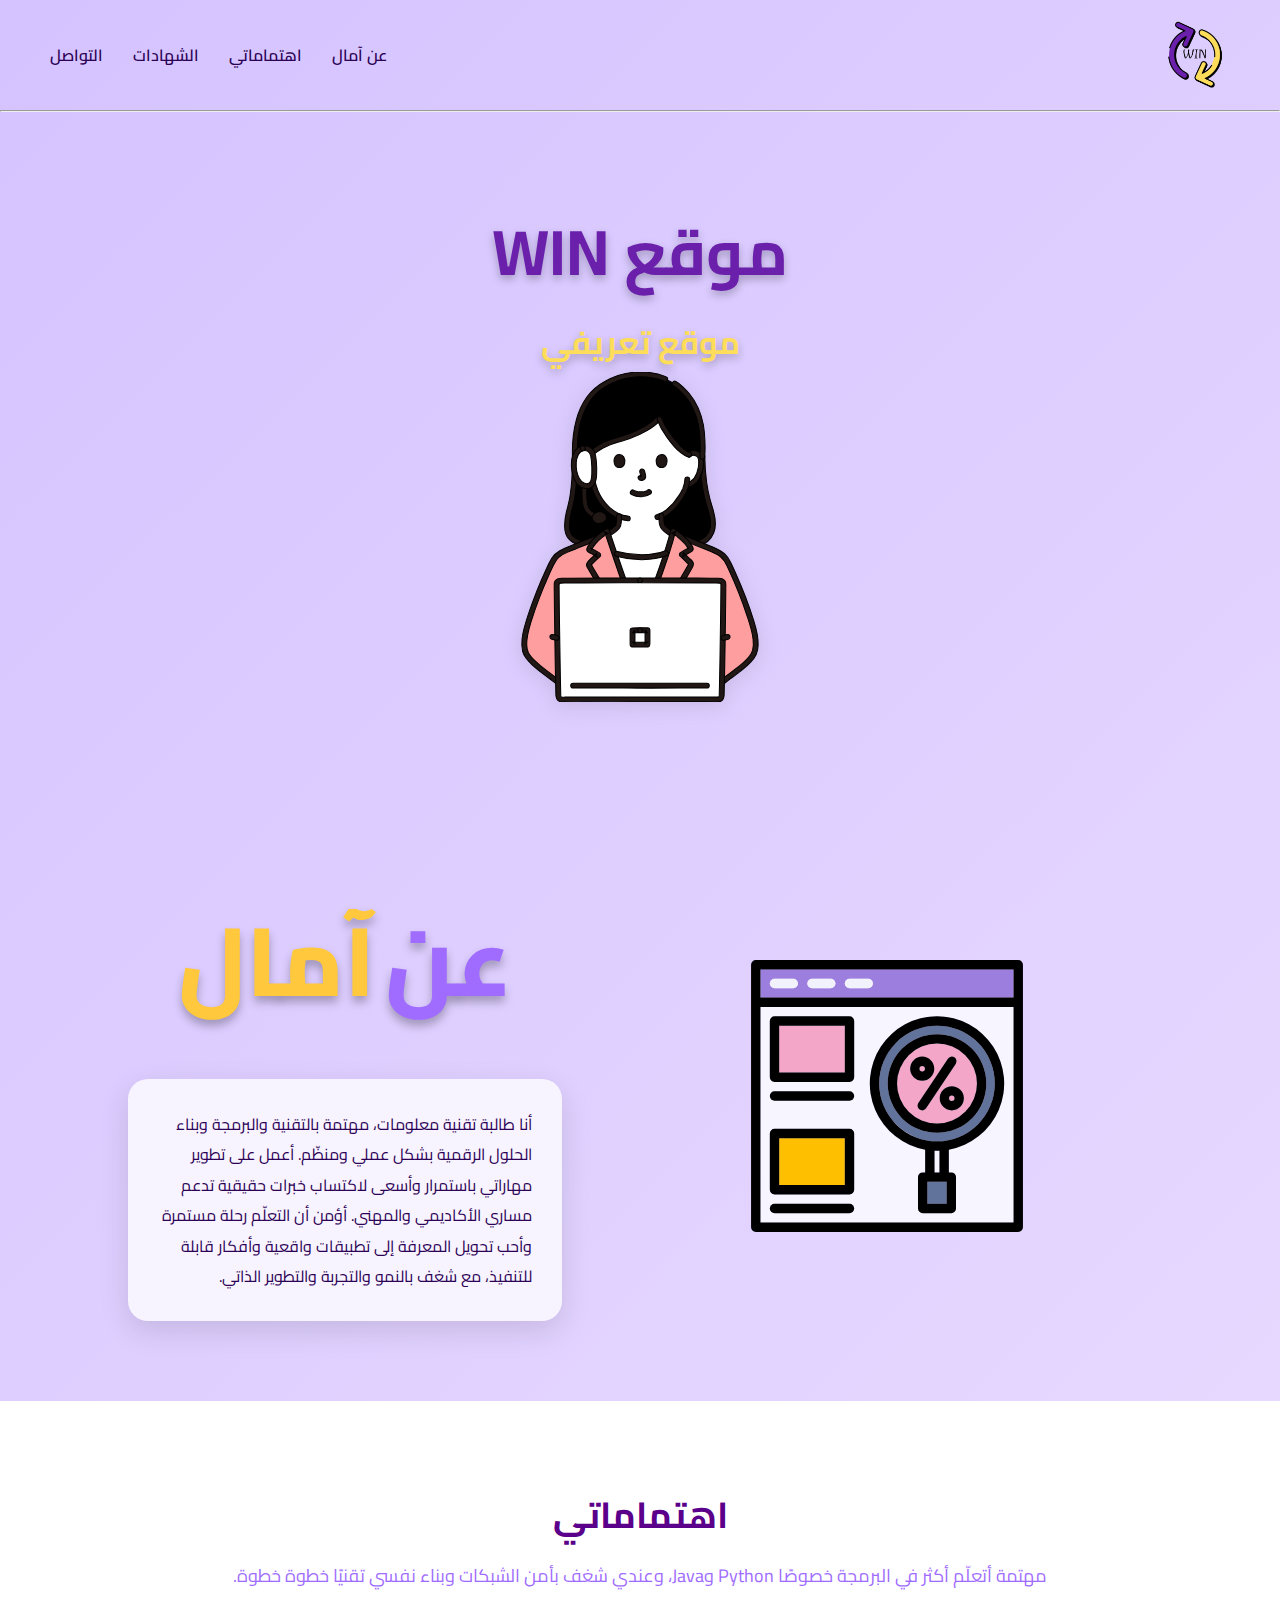
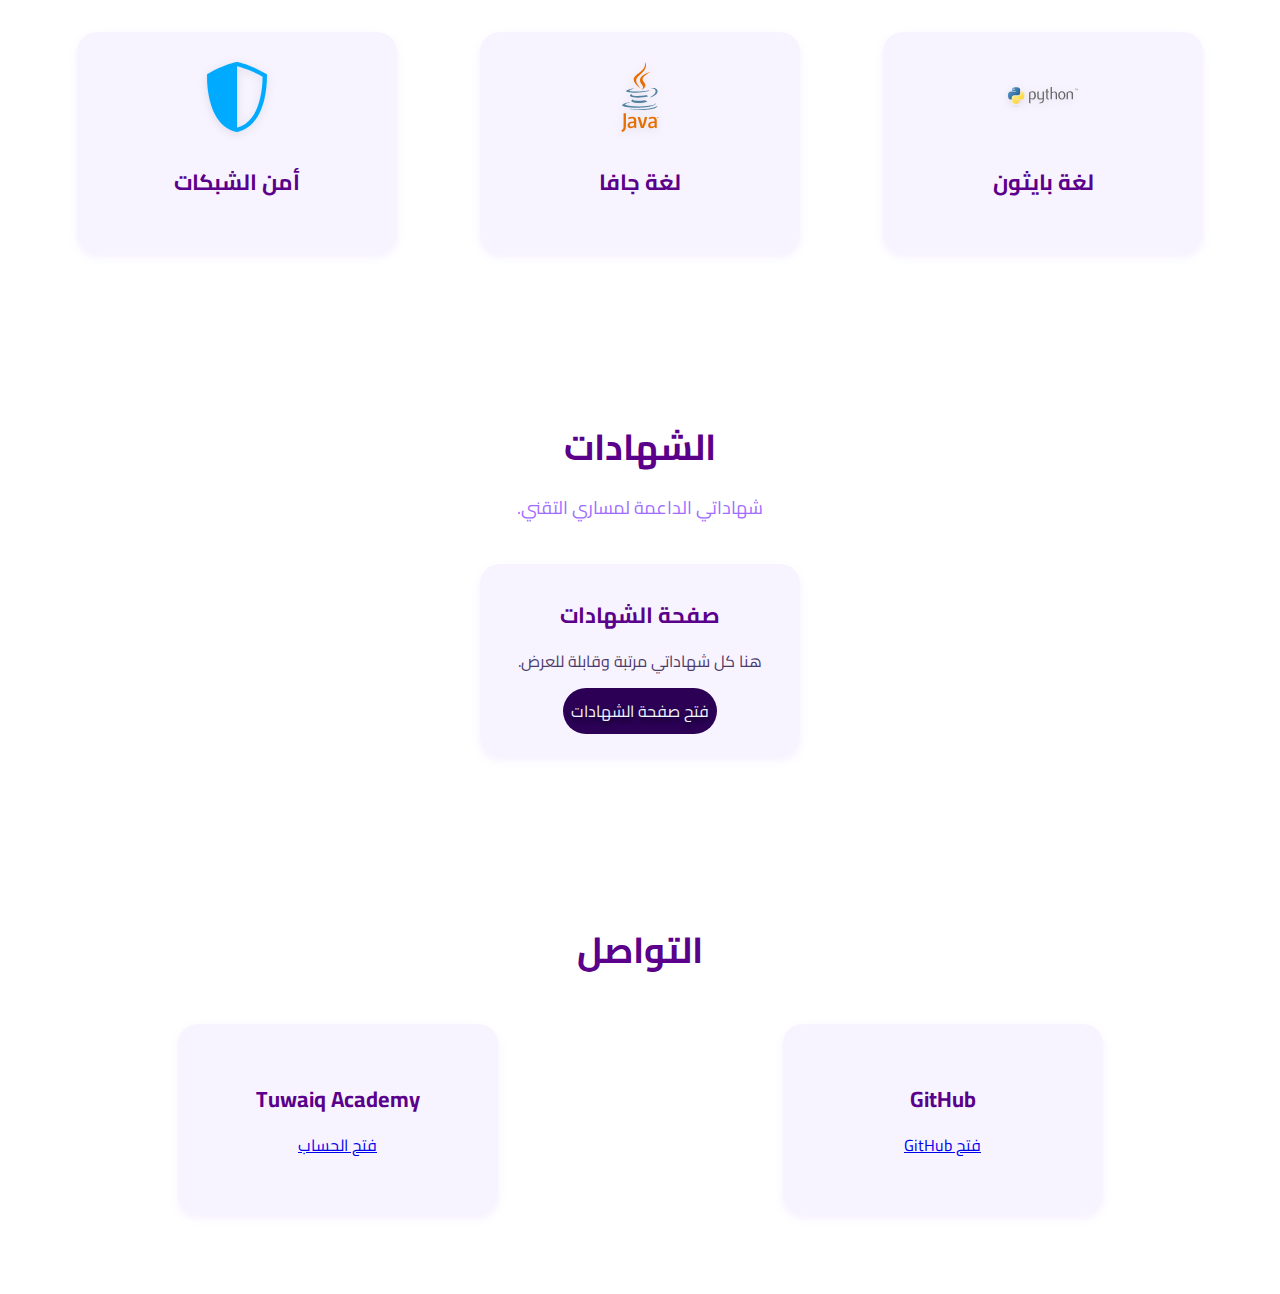
<file: index.html>
<!DOCTYPE html>
<html lang="ar" dir="rtl">
<head>
  <meta charset="UTF-8">
  <meta name="viewport" content="width=device-width, initial-scale=1.0">

  <title>WIN | Amal Personal Website</title>

  <meta name="description" content="WIN هو موقع شخصي لآمال، طالبة تقنية معلومات، تهتم بالبرمجة وبناء المواقع والتقنية">
  <meta name="author" content="Amal">

  <link rel="stylesheet" href="styles.css">
</head>


<body>
  <header class="container">
    <img src="imgkk/WIN (1).png" alt="شعار WIN" class="logo" width="80">

    <nav class="navigation">
      <ul>
        <li><a href="#about">عن آمال</a></li>
        <li><a href="#services">اهتماماتي</a></li>
        <li><a href="#certificates">الشهادات</a></li>
        <li><a href="#contact">التواصل</a></li>
      </ul>
    </nav>
  </header>

  <hr>

  <section class="hero">
    <div class="hero-content">
      <h1 class="name">موقع WIN</h1>
      <h2 class="title">موقع تعريفي</h2>

<div class="hero-img">
      <img src="imgkk/a-woman-with-a-pc-and-a-headset-svgrepo-com.svg" alt="رمز التصميم" width="330">
    </div>
  </section>
  

  </section>

  <section class="AboutMe" id="about">
    <img
      src="imgkk/discount-shopping-business-marketing-svgrepo-com.svg"
      alt="About Me"
      class="AboutMeImg"
    />

    <div class="txtContainer">
      <div class="textTitle">
        <h1 class="aboutTitle">عن</h1>
        <h1 class="aboutName">آمال</h1>
      </div>
<div class="about-card">
  <p class="AboutMePar">
    أنا طالبة تقنية معلومات، مهتمة بالتقنية والبرمجة وبناء الحلول الرقمية بشكل عملي ومنظّم.
    أعمل على تطوير مهاراتي باستمرار وأسعى لاكتساب خبرات حقيقية تدعم مساري الأكاديمي والمهني.
    أؤمن أن التعلّم رحلة مستمرة وأحب تحويل المعرفة إلى تطبيقات واقعية وأفكار قابلة للتنفيذ،
    مع شغف بالنمو والتجربة والتطوير الذاتي.
  </p>
</div>

    </div>
  </section>

  <!-- 2) INTERESTS -->
  <section id="services" class="services">
    <h2 class="section-title">اهتماماتي</h2>
    <p class="section-subtitle">
      مهتمة أتعلّم أكثر في البرمجة خصوصًا Python وJava، وعندي شغف بأمن الشبكات وبناء نفسي تقنيًا خطوة خطوة.
    </p>

    <div class="services-container">
      <div class="service-card">
        <img src="imgkk/python-3-logo-svgrepo-com.svg" alt="لغة بايثون">
        <h3>لغة بايثون</h3>
        <p></p>
      </div>

      <div class="service-card">
        <img src="imgkk/java-4-logo-svgrepo-com.svg" alt="لغة جافا">
        <h3>لغة جافا</h3>
        <p></p>
      </div>

      <div class="service-card">
        <img src="imgkk/computer-security-shield-svgrepo-com.svg" alt="أمن الشبكات">
        <h3>أمن الشبكات</h3>
        <p></p>
      </div>
    </div>
  </section>

  <!-- 3) CERTIFICATES (قسم ثالث داخل الصفحة + زر يفتح الصفحة الثانية) -->
  <section id="certificates" class="services">
    <h2 class="section-title">الشهادات</h2>
    <p class="section-subtitle"> شهاداتي  الداعمة لمساري التقني.</p>

    <div class="services-container">
      <div class="service-card">
        <h3>صفحة الشهادات</h3>
        <p>هنا كل شهاداتي مرتبة وقابلة للعرض.</p>
        <a class="cv-btn" href="certificates.html">فتح صفحة الشهادات</a>
      </div>
    </div>
  </section>
<section id="contact" class="services">
  <h2 class="section-title">التواصل</h2>
  <p class="section-subtitle"></p>

  <div class="services-container contact-grid">
<div class="service-card">
  <h3>GitHub</h3>

  <a href="https://github.com/AMXstar" target="_blank" class="card-btn">
    فتح GitHub
  </a>
</div>


 <div class="service-card">
  <h3>Tuwaiq Academy</h3>

  <a href="https://profile.satr.codes/wonder-amx/public/overview"
     target="_blank"
     class="card-btn">
    فتح الحساب
  </a>
</div>

</section>


</body>
</html>
</file>
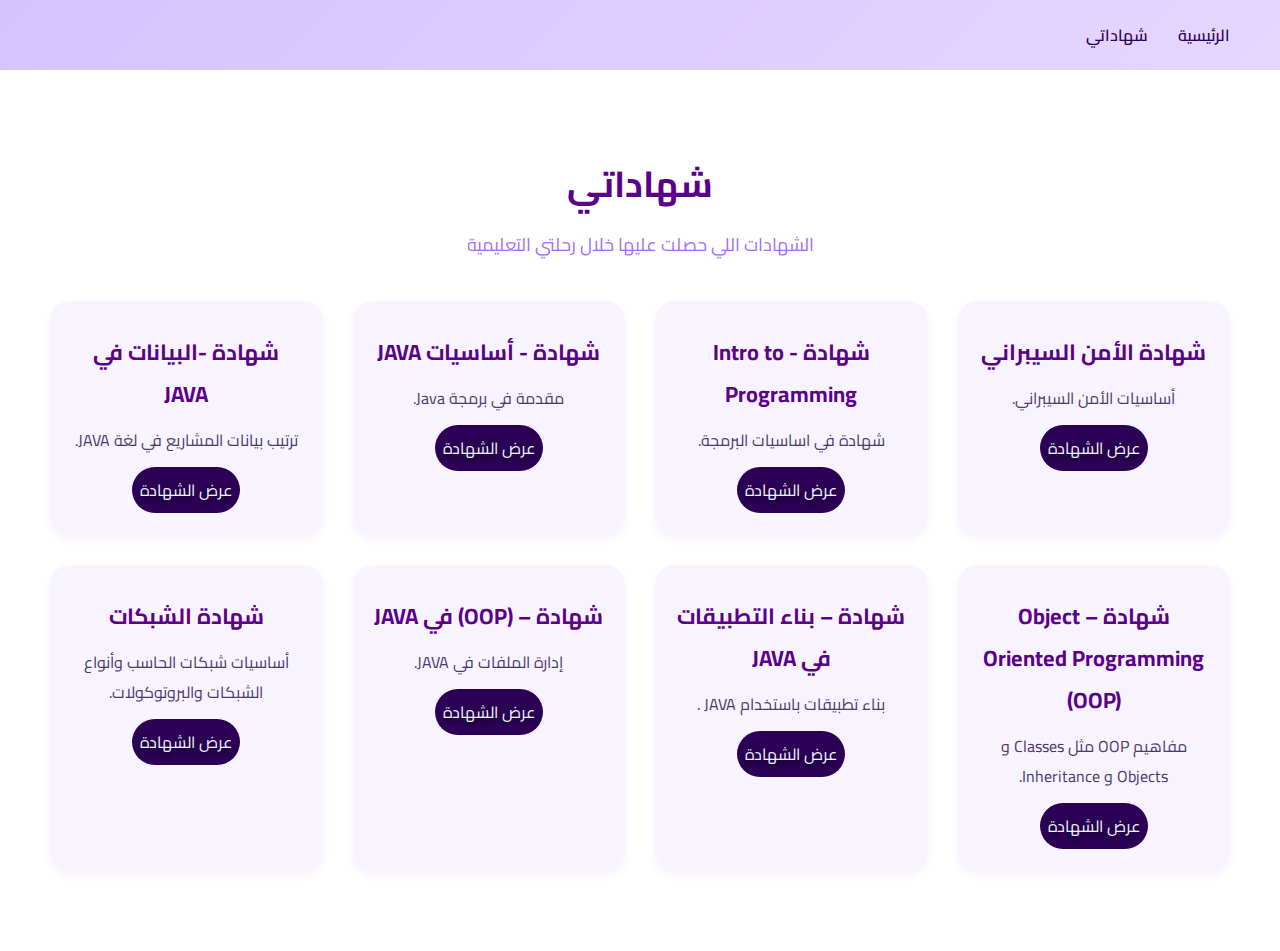
<file: certificates.html>
<!DOCTYPE html>
<html lang="ar" dir="rtl">
<head>
  <meta charset="UTF-8">
  <meta name="viewport" content="width=device-width, initial-scale=1.0">
  <title>شهاداتي</title>
  <link rel="stylesheet" href="styles.css">
</head>

<body>

<header class="container">
  <nav class="navigation">
    <ul>
      <li><a href="index.html">الرئيسية</a></li>
      <li><a href="certificates.html">شهاداتي</a></li>
    </ul>
  </nav>
</header>

<section class="services">
  <h2 class="section-title">شهاداتي</h2>
  <p class="section-subtitle">الشهادات اللي حصلت عليها خلال رحلتي التعليمية</p>

  <div class="services-container">

    <div class="service-card">
      <h3>شهادة الأمن السيبراني</h3>
      <p> أساسيات الأمن السيبراني.</p>
        <a class="cv-btn" href="imgkk/شهادة Doroob C.S-CSCIN003 _ Doroob (2).pdf" target="_blank">عرض الشهادة</a>
       
    </div>

    <div class="service-card">
      <h3>شهادة - Intro to Programming</h3>
      <p> شهادة في اساسيات البرمجة.</p>
        <a class="cv-btn" href="imgkk/منصة سطر مقدمة في البرمجة Intro to Programming - Copy.pdf" target="_blank">عرض الشهادة</a>
      
    </div>

    <div class="service-card">
  <h3>شهادة - أساسيات JAVA</h3>
  <p>مقدمة في برمجة Java.</p>
  <a class="cv-btn" href="imgkk/منصة سطر  JAVA 101.pdf" target="_blank">عرض الشهادة</a>
  
</div>


<div class="service-card">
  <h3>شهادة -البيانات في JAVA </h3>
  <p> ترتيب بيانات المشاريع في لغة JAVA.</p>
  <a class="cv-btn" href="imgkk/منصة سطر  JAVA 102.pdf" target="_blank">عرض الشهادة</a>
  
</div>

<div class="service-card">
  <h3>شهادة – Object Oriented Programming (OOP)</h3>
  <p>مفاهيم OOP مثل Classes و Objects و Inheritance.</p>
  <a class="cv-btn" href="imgkk/منصة سطر مقدمة في Object Oriented Programming (OOP) - Copy.pdf" target="_blank">عرض الشهادة</a>
  
</div>

<div class="service-card">
  <h3>شهادة  – بناء التطبيقات في JAVA</h3>
  <p>بناء تطبيقات باستخدام JAVA .</p>
  <a class="cv-btn" href="imgkk/منصة سطر  JAVA 103.pdf" target="_blank">عرض الشهادة</a>
  
</div>

<div class="service-card">
  <h3>شهادة  – (OOP) في JAVA</h3>
  <p>إدارة الملفات في JAVA.</p>
  <a class="cv-btn" href="imgkk/منصة سطر  JAVA 104.pdf" target="_blank">عرض الشهادة</a>
  
</div>

<div class="service-card">
  <h3>شهادة الشبكات</h3>
  <p>أساسيات شبكات الحاسب وأنواع الشبكات والبروتوكولات.</p>
  <a class="cv-btn" href="imgkk/مقدمة في اساسيات شبكات الحاسب - Copy.pdf" target="_blank">عرض الشهادة</a>
  
</div>

  </div>
</section>

</body>
</html>
</file>
<file: styles.css>
@import url('https://fonts.googleapis.com/css2?family=Cairo:wght@400;600;700&display=swap');

* {
  margin: 0;
  padding: 0;
  box-sizing: border-box;
}

.services-container {
  display: grid;
  grid-template-columns: repeat(auto-fit, minmax(260px, 1fr));
  gap: 30px;
}


body {
  font-family: "Cairo", sans-serif;
  background: linear-gradient(135deg, #d4c3ff 0%, #f1e4ff 100%);
  color: #2b0055;
}

/* ====== Header ====== */
header {
  background: transparent;
  padding: 20px 50px;
}

.container {
  display: flex;
  justify-content: space-between;
  align-items: center;
}

.logo {
  width: 70px;
}

.navigation ul {
  list-style: none;
  display: flex;
  gap: 30px;
}

.navigation a {
  text-decoration: none;
  color: #2b0055;
  font-weight: 600;
  transition: 0.3s;
}

.navigation a:hover {
  color: #a06cff;
}

/* ====== Hero Section ====== */
.hero {
  display: flex;
  justify-content: space-between;
  align-items: center;
  padding: 80px 50px;
  flex-wrap: wrap;
}

.hero-content {
  max-width: 500px;
}

.hero-title {
  font-size: 40px;
  color: #a06cff;
  margin-bottom: 10px;
}

.hero-title span {
  color: #b583ff;
}

.hero-subtitle {
  font-size: 24px;
  color: #ffc83d;
  margin-bottom: 30px;
}

.hero-buttons {
  display: flex;
  gap: 15px;
}

.btn {
  padding: 12px 24px;
  border-radius: 25px;
  font-weight: 600;
  text-decoration: none;
  display: inline-flex;
  align-items: center; 
  gap: 8px;
  transition: all 0.3s ease;
}

.btn.primary {
  background: #a06cff;
  color: white;
}

.btn.primary:hover {
  background: #7b49d6;
}

.btn.secondary {
  background: white;
  border: 2px solid #a06cff;
  color: #a06cff;
}

.btn.secondary:hover {
  background: #a06cff;
  color: white;
}

.hero-img img {
  width: 330px;
  filter: drop-shadow(0px 4px 10px rgba(0,0,0,0.1));
}

.cv-btn{
  background-color: #2b0055;
  color: aliceblue;
  border-radius: 23px;
  text-decoration: none;
  padding: 0.5rem;
  text-shadow: 0px 4px 4px rgba(0,0,0, 0.5);
}

.cv-btn:hover {
  background-color: #a06cff;
  color: white;
}

.AboutMe {
  display: grid;
  grid-template-columns: 1.1fr 0.9fr; 
  align-items: center;
  gap: 60px;
  padding: 80px 10%;
}


.textCotainer{
  display: flex;
  flex-direction: column;
}
.textTitle {
  margin-bottom: 28px;
}

.textTitle {
  display: flex;
  justify-content: center;   
  align-items: center;
  gap: 10px;
  text-align: center;
}
.aboutTitle,
.aboutName {
  font-size: 80px;       
  font-weight: 800;
  text-shadow: 0 6px 10px rgba(0, 0, 0, 0.28);
}


@media (max-width: 1024px) {
  .aboutTitle,
  .aboutName {
font-size: clamp(48px, 9vw, 110px);
  }
}
.aboutTitle,
.aboutName {
  font-size: clamp(42px, 8vw, 96px);
  font-weight: 800;
  text-shadow: 0 6px 10px rgba(0, 0, 0, 0.28);
}



.aboutName{
  color: #ffc83d;
}

.aboutTitle{
  color: #a06cff;
}

.aboutMePar{
  text-align: justify;
  color: midnightblue;
}

/* ====== Responsive ====== */
@media (max-width: 768px) {
  .hero {
    flex-direction: column;
    text-align: center;
  }

  .hero-img {
    margin-top: 30px;
  }

  .navigation ul {
    gap: 15px;
  }
}
/* ====== Services Section ====== */
.services {
  padding: 80px 50px;
  background: white;
  text-align: center;
  color: #b583ff;
}

.section-title {
  font-size: 36px;
  color: #5a008a;
  margin-bottom: 10px;
}

.section-subtitle {
  font-size: 18px;
  color: #a06cff;
  margin-bottom: 40px;
}

.services-container {
  display: grid;
  grid-template-columns: repeat(auto-fit, minmax(260px, 1fr));
  gap: 30px;
  justify-items: center;
}

.service-card {
  background: #f8f4ff;
  border-radius: 20px;
  padding: 30px 20px;
  box-shadow: 0 4px 10px rgba(160, 108, 255, 0.1);
  transition: all 0.3s ease;
  width: 100%;
  max-width: 320px;
}

.service-card:hover {
  transform: translateY(-5px);
  box-shadow: 0 6px 15px rgba(160, 108, 255, 0.25);
}

.service-card img {
  width: 70px;
  margin-bottom: 20px;
  filter: drop-shadow(0px 2px 5px rgba(0, 0, 0, 0.1));
}

.service-card h3 {
  font-size: 22px;
  color: #5a008a;
  margin-bottom: 10px;
}

.service-card p {
  font-size: 16px;
  color: #4b3b6b;
}
html {
  scroll-behavior: smooth;
}

html { scroll-behavior: smooth; }

.service-card p {
  margin-bottom: 20px; 
}
.back-link {
  display: inline-block;
  margin-top: 15px;
  color: #a06cff;
  text-decoration: none;
  font-weight: 600;
}

.back-link:hover {
  text-decoration: underline;
}

.hero-content {
  text-align: center;       
  margin: 0 auto;           
}

.hero {
  justify-content: center;
}
.hero .name {
  font-size: 64px;   
  font-weight: 700;
}

.hero .title {
  font-size: 32px;
}
.hero .name,
.hero .title {
  color: #6b20ac;   
}

.hero .name {
  text-shadow: 0 4px 8px rgba(0,0,0,0.25);
}
.hero .title {
  color: #fedd5a;
}

.hero .title{
   text-shadow: 0 4px 8px rgba(0,0,0,0.25);
}

.card-link {
  display: block;
  text-decoration: none;
  color: inherit;
}

.contact-grid {
  justify-items: center;
  align-items: stretch;
}

.contact-grid .service-card {
  width: 320px;      
  height: 190px;    

  display: flex;
  flex-direction: column;
  justify-content: center;
  align-items: center;
  text-align: center;
}

.about-card {
  background: #f8f4ff;
  border-radius: 20px;
  padding: 30px;
  box-shadow: 0 10px 30px rgba(0,0,0,0.12);

  max-width: 520px;  
  width: 100%;        
}
.AboutMePar {
  color: #2b0055;
  line-height: 1.9;
  font-size: 16px;
  text-align: right;
}
@media (max-width: 768px) {
  .AboutMe {
    grid-template-columns: 1fr;
    gap: 40px;
    text-align: center;
  }

  .AboutMeImg {
    width: 220px;
  }

  .txtContainer {
    order: 1;
  }
}


.AboutMeImg {
  width: 300px;         
  max-width: 100%;
  justify-self: center; 
}
</file>
